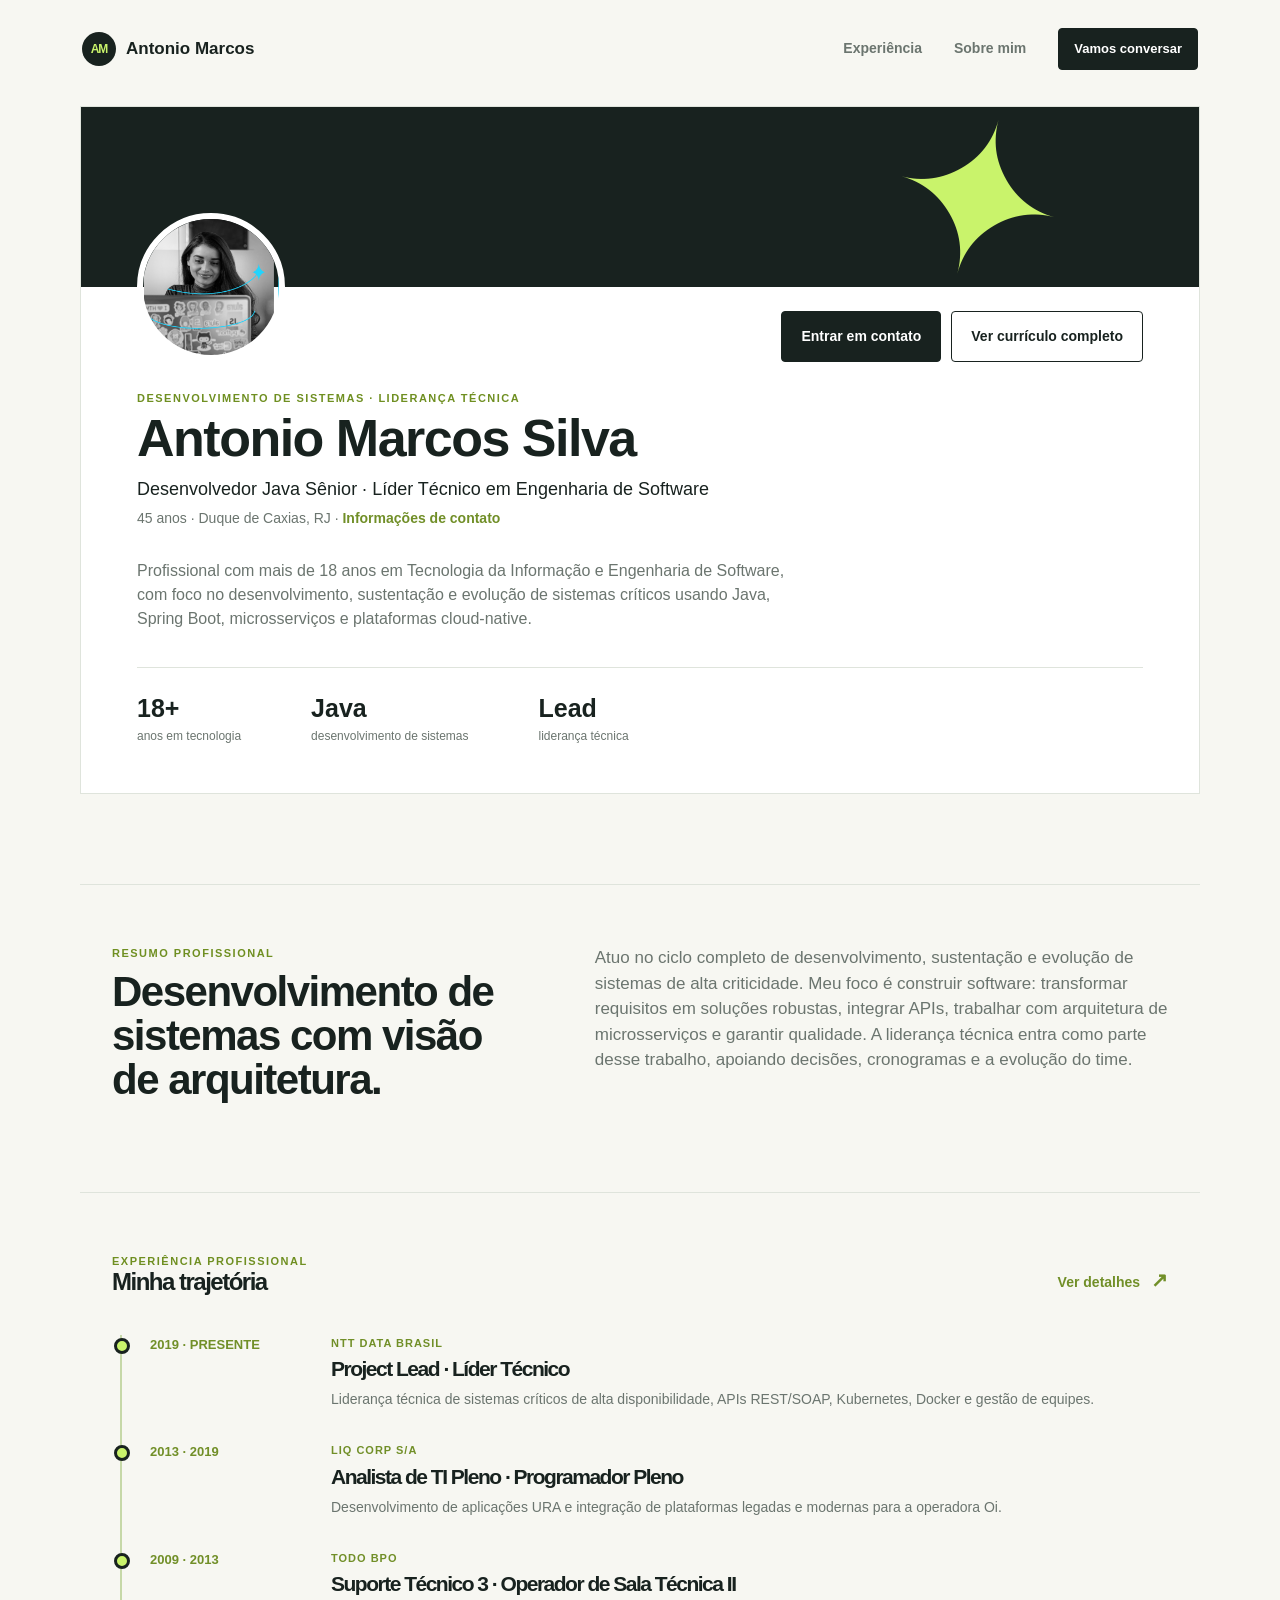
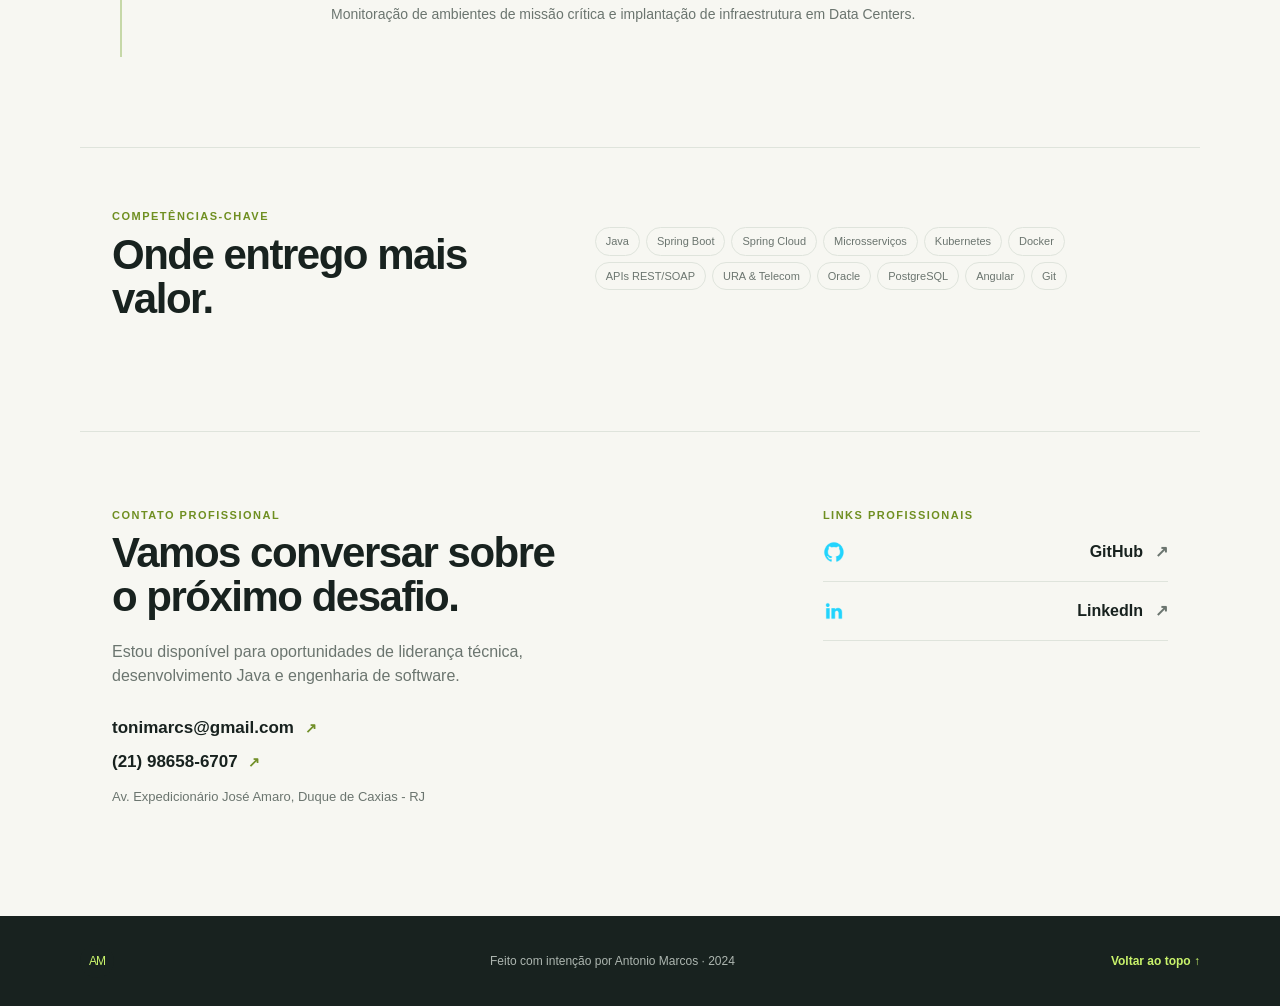
<file: index.html>
<!DOCTYPE html>
<html lang="pt-BR">
<head>
    <meta charset="UTF-8">
    <meta http-equiv="X-UA-Compatible" content="IE=edge">
    <meta name="viewport" content="width=device-width, initial-scale=1.0">
    <link rel="stylesheet" href="./styles/style.css">
    <meta name="description" content="Portfólio de Antonio Marcos Silva, desenvolvedor de sistemas Java e líder técnico.">
    <title>Antonio Marcos | Desenvolvimento de Sistemas Java</title>
</head>
<body>
    <header class="cabecalho">
        <a class="marca" href="index.html"><span>AM</span> Antonio Marcos</a>
        <nav class="cabecalho__menu" aria-label="Navegação principal">
            <a href="#experiencia" class="cabecalho__menu__link">Experiência</a>
            <a href="about.html" class="cabecalho__menu__link">Sobre mim</a>
            <a href="#contato" class="botao botao--pequeno">Vamos conversar</a>
        </nav>    
    </header>
    <main class="curriculo">
        <section class="perfil"><div class="perfil__capa"></div><div class="perfil__corpo"><img class="perfil__foto" src="assets/Imagem.png" alt="Antonio Marcos trabalhando no computador"><div class="perfil__acoes"><a class="botao" href="#contato">Entrar em contato</a><a class="botao botao--contorno" href="about.html">Ver currículo completo</a></div><p class="etiqueta">DESENVOLVIMENTO DE SISTEMAS · LIDERANÇA TÉCNICA</p><h1>Antonio Marcos Silva</h1><p class="perfil__cargo">Desenvolvedor Java Sênior · Líder Técnico em Engenharia de Software</p><p class="perfil__local">45 anos · Duque de Caxias, RJ · <a href="#contato">Informações de contato</a></p><p class="perfil__intro">Profissional com mais de 18 anos em Tecnologia da Informação e Engenharia de Software, com foco no desenvolvimento, sustentação e evolução de sistemas críticos usando Java, Spring Boot, microsserviços e plataformas cloud-native.</p><div class="perfil__numeros"><div><strong>18+</strong><span>anos em tecnologia</span></div><div><strong>Java</strong><span>desenvolvimento de sistemas</span></div><div><strong>Lead</strong><span>liderança técnica</span></div></div></div></section>
        <section class="resumo-profissional"><div><p class="sobretitulo">RESUMO PROFISSIONAL</p><h2>Desenvolvimento de sistemas com visão de arquitetura.</h2></div><p>Atuo no ciclo completo de desenvolvimento, sustentação e evolução de sistemas de alta criticidade. Meu foco é construir software: transformar requisitos em soluções robustas, integrar APIs, trabalhar com arquitetura de microsserviços e garantir qualidade. A liderança técnica entra como parte desse trabalho, apoiando decisões, cronogramas e a evolução do time.</p></section>
        <section class="curriculo__experiencia" id="experiencia"><div class="secao__cabecalho"><div><p class="sobretitulo">EXPERIÊNCIA PROFISSIONAL</p><h2>Minha trajetória</h2></div><a class="link-seta" href="about.html">Ver detalhes <span>↗</span></a></div><div class="experiencia-resumida"><article><span>2019 · presente</span><div><p>NTT DATA BRASIL</p><h3>Project Lead · Líder Técnico</h3><p>Liderança técnica de sistemas críticos de alta disponibilidade, APIs REST/SOAP, Kubernetes, Docker e gestão de equipes.</p></div></article><article><span>2013 · 2019</span><div><p>LIQ CORP S/A</p><h3>Analista de TI Pleno · Programador Pleno</h3><p>Desenvolvimento de aplicações URA e integração de plataformas legadas e modernas para a operadora Oi.</p></div></article><article><span>2009 · 2013</span><div><p>TODO BPO</p><h3>Suporte Técnico 3 · Operador de Sala Técnica II</h3><p>Monitoração de ambientes de missão crítica e implantação de infraestrutura em Data Centers.</p></div></article></div></section>
        <section class="competencias-resumidas"><div><p class="sobretitulo">COMPETÊNCIAS-CHAVE</p><h2>Onde entrego mais valor.</h2></div><div class="tags tags--grandes"><span>Java</span><span>Spring Boot</span><span>Spring Cloud</span><span>Microsserviços</span><span>Kubernetes</span><span>Docker</span><span>APIs REST/SOAP</span><span>URA & Telecom</span><span>Oracle</span><span>PostgreSQL</span><span>Angular</span><span>Git</span></div></section>
        <section class="secao secao--dupla" id="contato"><div><p class="sobretitulo">CONTATO PROFISSIONAL</p><h2>Vamos conversar sobre o próximo desafio.</h2><p class="texto-suave">Estou disponível para oportunidades de liderança técnica, desenvolvimento Java e engenharia de software.</p><div class="dados-contato"><a href="mailto:tonimarcs@gmail.com">tonimarcs@gmail.com <span>↗</span></a><a href="tel:+5521986586707">(21) 98658-6707 <span>↗</span></a><p>Av. Expedicionário José Amaro, Duque de Caxias - RJ</p></div></div><div class="conexoes"><p class="sobretitulo">LINKS PROFISSIONAIS</p><a href="https://github.com/tonimarcs" target="_blank" rel="noreferrer"><img src="assets/github.png" alt=""> GitHub <span>↗</span></a><a href="https://www.linkedin.com/in/antonio-marcos-silva-13809519" target="_blank" rel="noreferrer"><img src="assets/Linkedin.png" alt=""> LinkedIn <span>↗</span></a></div></section>
    </main>
    <footer class="rodape">
        <span>AM</span><p>Feito com intenção por Antonio Marcos · 2024</p><a href="#">Voltar ao topo ↑</a>
    </footer>
</body>
</html>
</file>
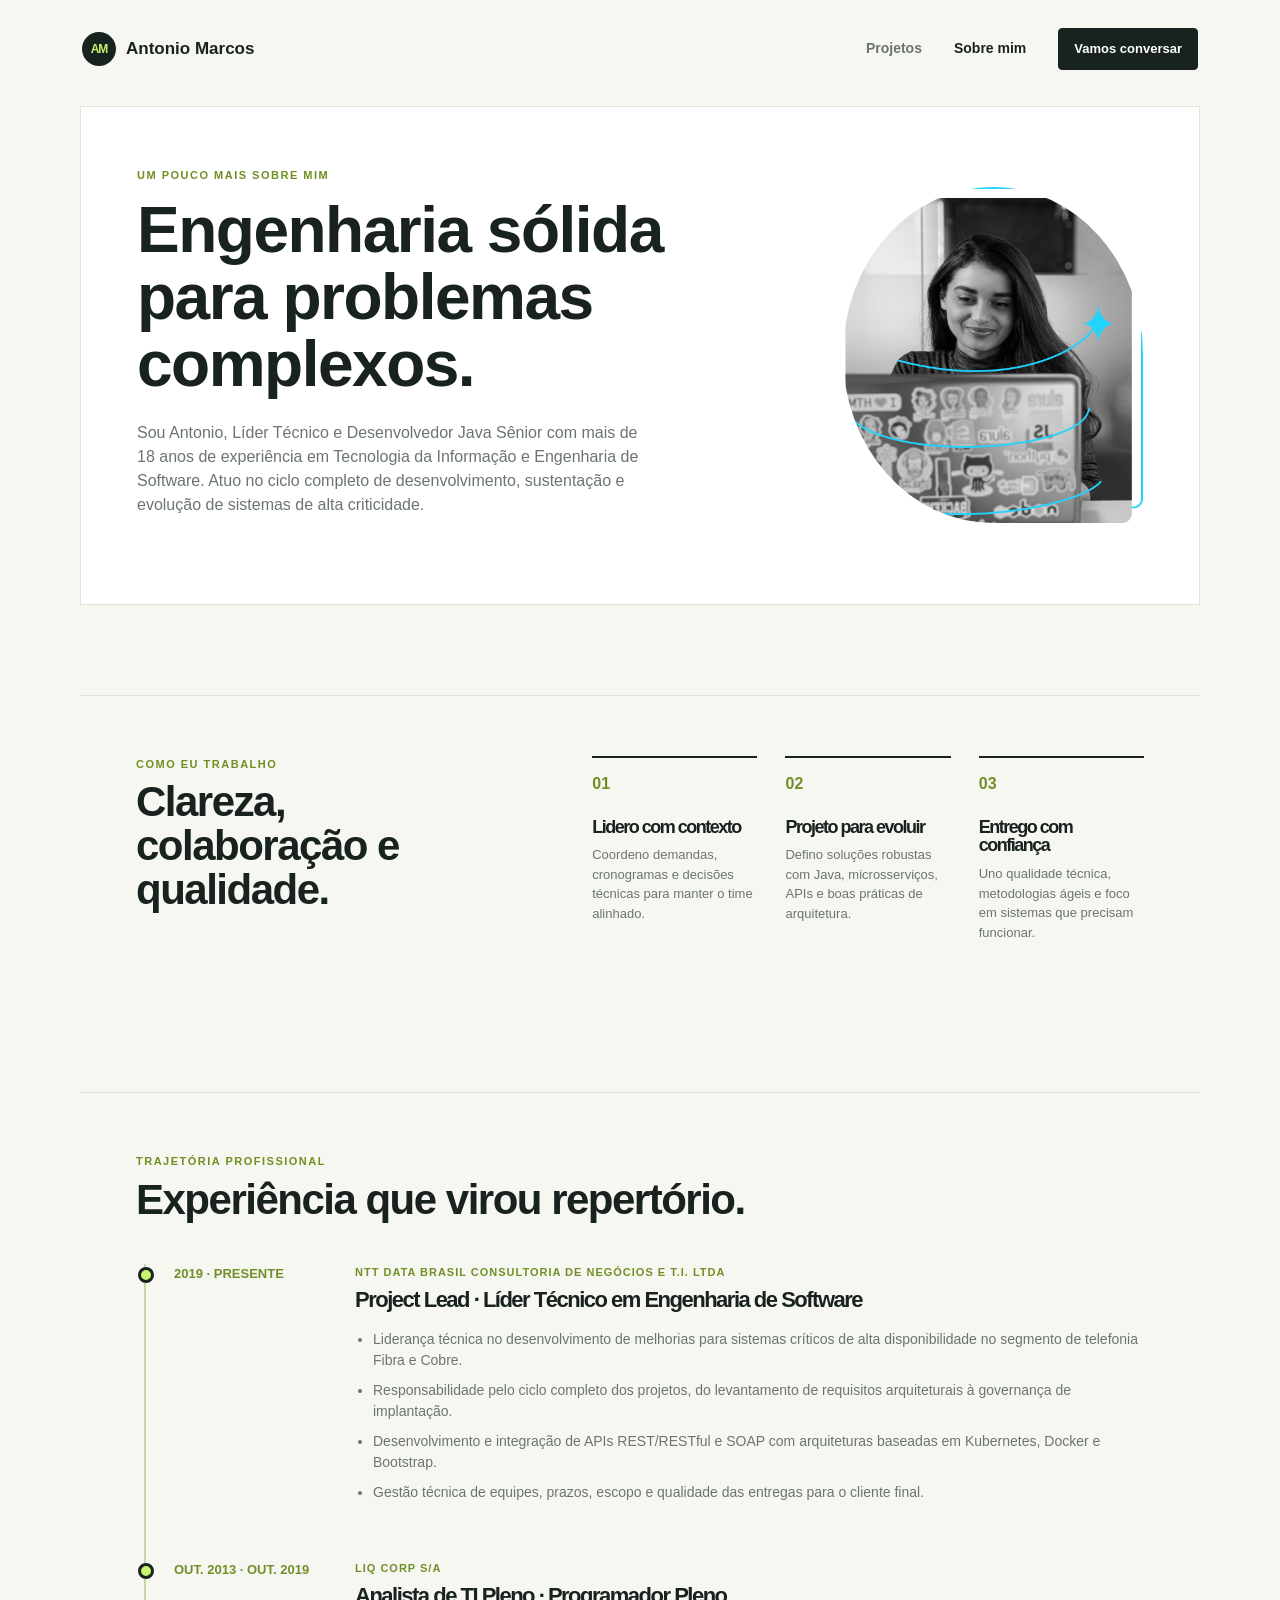
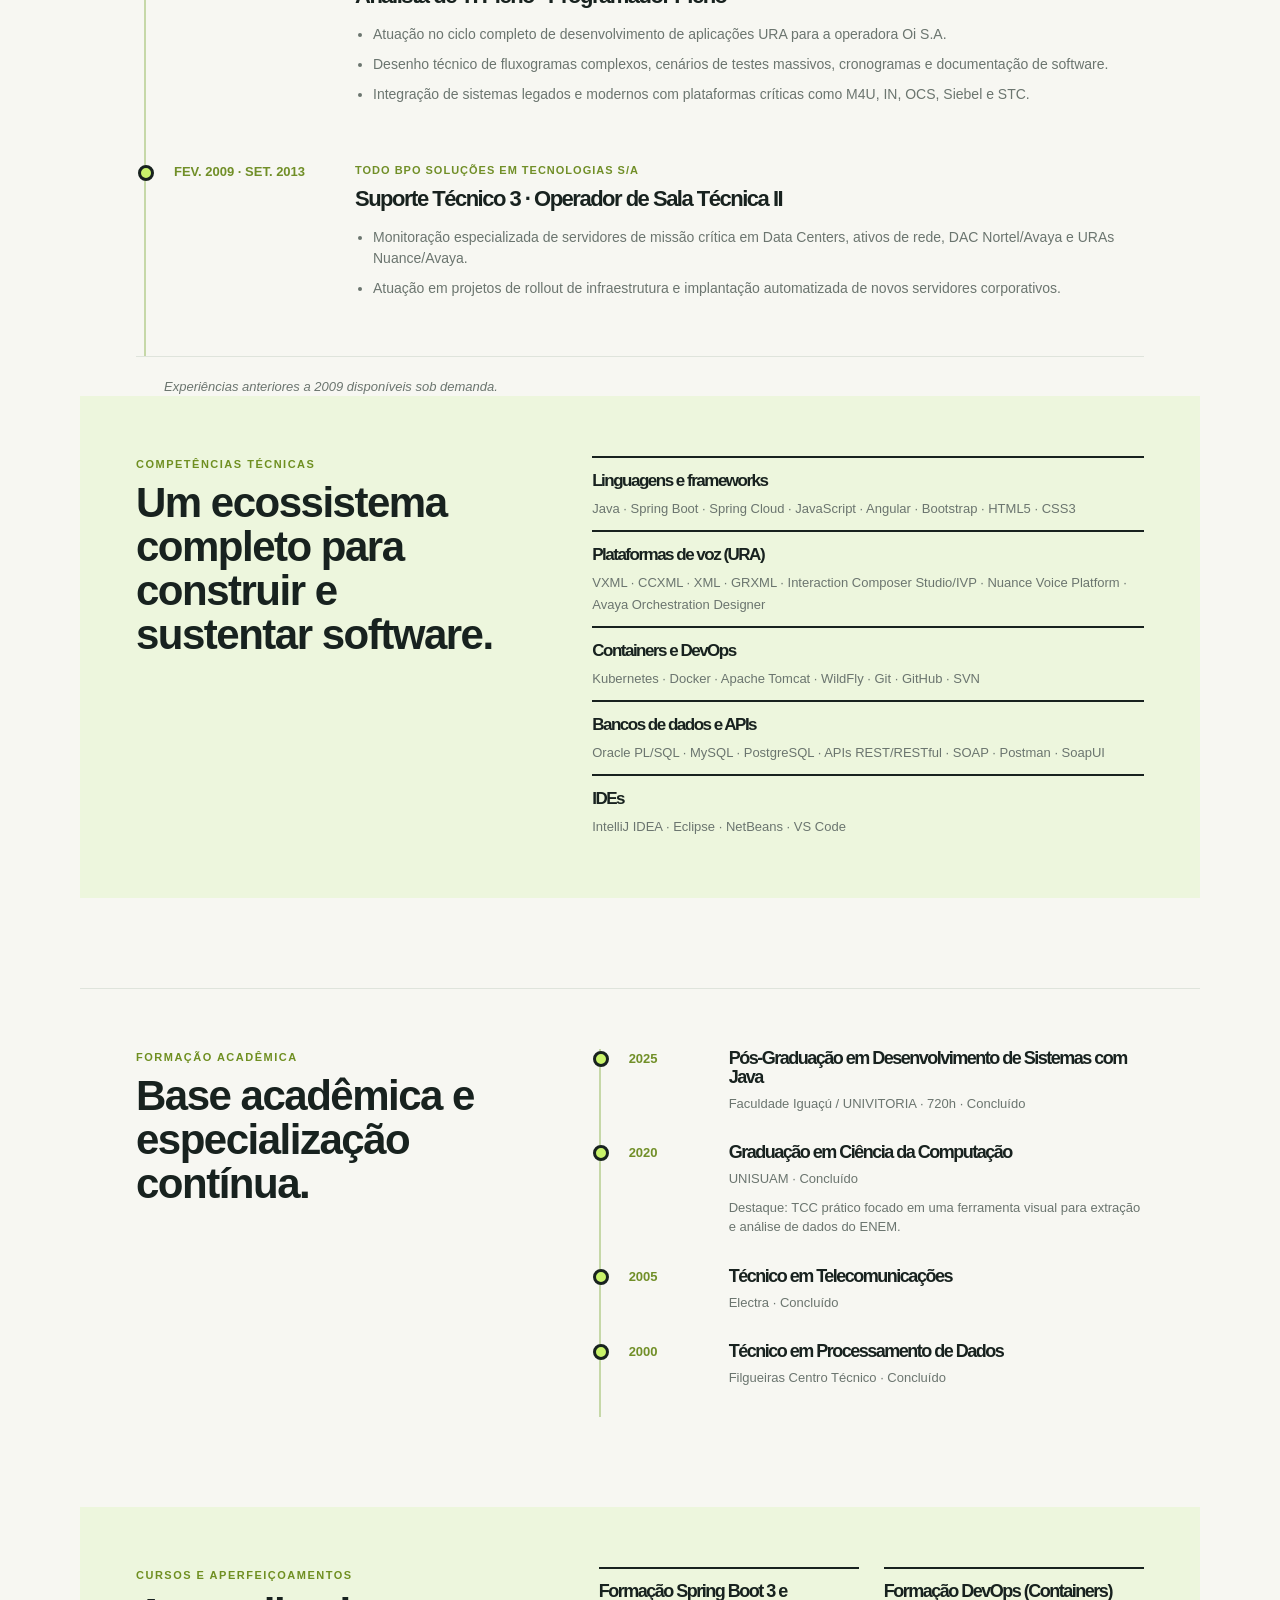
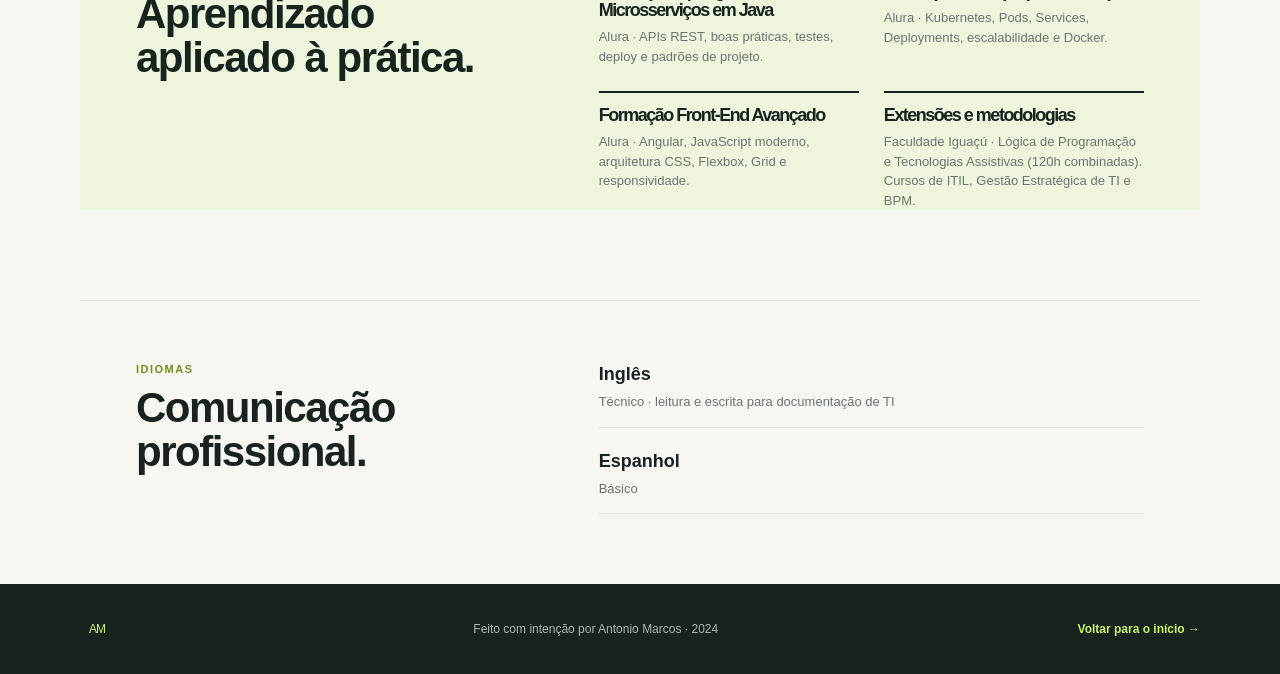
<file: about.html>
<!DOCTYPE html>
<html lang="pt-BR">
<head>
    <meta charset="UTF-8">
    <meta http-equiv="X-UA-Compatible" content="IE=edge">
    <meta name="viewport" content="width=device-width, initial-scale=1.0">
    <link rel="stylesheet" href="styles/style.css">
    <meta name="description" content="Conheça a trajetória, habilidades e forma de trabalhar de Antonio Marcos Silva.">
    <title>Sobre mim | Desenvolvimento de Sistemas Java</title>
</head>
<body>
    <header class="cabecalho">
        <a class="marca" href="index.html"><span>AM</span> Antonio Marcos</a>
        <nav class="cabecalho__menu" aria-label="Navegação principal">
            <a href="index.html#projetos" class="cabecalho__menu__link">Projetos</a>
            <a href="about.html" class="cabecalho__menu__link ativo">Sobre mim</a>
            <a href="index.html#contato" class="botao botao--pequeno">Vamos conversar</a>
        </nav>    
    </header>
    <main class="sobre"><section class="sobre__hero"><div><p class="sobretitulo">UM POUCO MAIS SOBRE MIM</p><h1>Engenharia sólida para problemas complexos.</h1><p class="texto-suave">Sou Antonio, Líder Técnico e Desenvolvedor Java Sênior com mais de 18 anos de experiência em Tecnologia da Informação e Engenharia de Software. Atuo no ciclo completo de desenvolvimento, sustentação e evolução de sistemas de alta criticidade.</p></div><img src="assets/Imagem.png" alt="Antonio Marcos trabalhando no computador"></section><section class="sobre__grid"><div><p class="sobretitulo">COMO EU TRABALHO</p><h2>Clareza, colaboração e qualidade.</h2></div><div class="principios"><div><span>01</span><h3>Lidero com contexto</h3><p>Coordeno demandas, cronogramas e decisões técnicas para manter o time alinhado.</p></div><div><span>02</span><h3>Projeto para evoluir</h3><p>Defino soluções robustas com Java, microsserviços, APIs e boas práticas de arquitetura.</p></div><div><span>03</span><h3>Entrego com confiança</h3><p>Uno qualidade técnica, metodologias ágeis e foco em sistemas que precisam funcionar.</p></div></div></section><section class="experiencia"><div class="experiencia__cabecalho"><p class="sobretitulo">TRAJETÓRIA PROFISSIONAL</p><h2>Experiência que virou repertório.</h2></div><div class="linha-do-tempo"><article class="cargo"><div class="cargo__periodo">2019 · presente</div><div class="cargo__conteudo"><p class="cargo__empresa">NTT DATA BRASIL CONSULTORIA DE NEGÓCIOS E T.I. LTDA</p><h3>Project Lead · Líder Técnico em Engenharia de Software</h3><ul><li>Liderança técnica no desenvolvimento de melhorias para sistemas críticos de alta disponibilidade no segmento de telefonia Fibra e Cobre.</li><li>Responsabilidade pelo ciclo completo dos projetos, do levantamento de requisitos arquiteturais à governança de implantação.</li><li>Desenvolvimento e integração de APIs REST/RESTful e SOAP com arquiteturas baseadas em Kubernetes, Docker e Bootstrap.</li><li>Gestão técnica de equipes, prazos, escopo e qualidade das entregas para o cliente final.</li></ul></div></article><article class="cargo"><div class="cargo__periodo">out. 2013 · out. 2019</div><div class="cargo__conteudo"><p class="cargo__empresa">LIQ CORP S/A</p><h3>Analista de TI Pleno · Programador Pleno</h3><ul><li>Atuação no ciclo completo de desenvolvimento de aplicações URA para a operadora Oi S.A.</li><li>Desenho técnico de fluxogramas complexos, cenários de testes massivos, cronogramas e documentação de software.</li><li>Integração de sistemas legados e modernos com plataformas críticas como M4U, IN, OCS, Siebel e STC.</li></ul></div></article><article class="cargo"><div class="cargo__periodo">fev. 2009 · set. 2013</div><div class="cargo__conteudo"><p class="cargo__empresa">TODO BPO SOLUÇÕES EM TECNOLOGIAS S/A</p><h3>Suporte Técnico 3 · Operador de Sala Técnica II</h3><ul><li>Monitoração especializada de servidores de missão crítica em Data Centers, ativos de rede, DAC Nortel/Avaya e URAs Nuance/Avaya.</li><li>Atuação em projetos de rollout de infraestrutura e implantação automatizada de novos servidores corporativos.</li></ul></div></article></div><p class="experiencia__nota">Experiências anteriores a 2009 disponíveis sob demanda.</p></section><section class="sobre__grid sobre__grid--habilidades"><div><p class="sobretitulo">COMPETÊNCIAS TÉCNICAS</p><h2>Um ecossistema completo para construir e sustentar software.</h2></div><div class="habilidades"><div class="habilidade-grupo"><h3>Linguagens e frameworks</h3><p>Java · Spring Boot · Spring Cloud · JavaScript · Angular · Bootstrap · HTML5 · CSS3</p></div><div class="habilidade-grupo"><h3>Plataformas de voz (URA)</h3><p>VXML · CCXML · XML · GRXML · Interaction Composer Studio/IVP · Nuance Voice Platform · Avaya Orchestration Designer</p></div><div class="habilidade-grupo"><h3>Containers e DevOps</h3><p>Kubernetes · Docker · Apache Tomcat · WildFly · Git · GitHub · SVN</p></div><div class="habilidade-grupo"><h3>Bancos de dados e APIs</h3><p>Oracle PL/SQL · MySQL · PostgreSQL · APIs REST/RESTful · SOAP · Postman · SoapUI</p></div><div class="habilidade-grupo"><h3>IDEs</h3><p>IntelliJ IDEA · Eclipse · NetBeans · VS Code</p></div></div></section>
        <section class="formacao"><div class="formacao__cabecalho"><p class="sobretitulo">FORMAÇÃO ACADÊMICA</p><h2>Base acadêmica e especialização contínua.</h2></div><div class="formacao__lista"><article><span>2025</span><div><h3>Pós-Graduação em Desenvolvimento de Sistemas com Java</h3><p>Faculdade Iguaçú / UNIVITORIA · 720h · Concluído</p></div></article><article><span>2020</span><div><h3>Graduação em Ciência da Computação</h3><p>UNISUAM · Concluído</p><p class="destaque-formacao">Destaque: TCC prático focado em uma ferramenta visual para extração e análise de dados do ENEM.</p></div></article><article><span>2005</span><div><h3>Técnico em Telecomunicações</h3><p>Electra · Concluído</p></div></article><article><span>2000</span><div><h3>Técnico em Processamento de Dados</h3><p>Filgueiras Centro Técnico · Concluído</p></div></article></div></section><section class="aperfeicoamento"><div><p class="sobretitulo">CURSOS E APERFEIÇOAMENTOS</p><h2>Aprendizado aplicado à prática.</h2></div><div class="curso-lista"><article><h3>Formação Spring Boot 3 e Microsserviços em Java</h3><p>Alura · APIs REST, boas práticas, testes, deploy e padrões de projeto.</p></article><article><h3>Formação DevOps (Containers)</h3><p>Alura · Kubernetes, Pods, Services, Deployments, escalabilidade e Docker.</p></article><article><h3>Formação Front-End Avançado</h3><p>Alura · Angular, JavaScript moderno, arquitetura CSS, Flexbox, Grid e responsividade.</p></article><article><h3>Extensões e metodologias</h3><p>Faculdade Iguaçú · Lógica de Programação e Tecnologias Assistivas (120h combinadas). Cursos de ITIL, Gestão Estratégica de TI e BPM.</p></article></div></section><section class="idiomas"><div><p class="sobretitulo">IDIOMAS</p><h2>Comunicação profissional.</h2></div><div class="idiomas__lista"><p><strong>Inglês</strong><span>Técnico · leitura e escrita para documentação de TI</span></p><p><strong>Espanhol</strong><span>Básico</span></p></div></section>
    </main>
    <footer class="rodape">
        <span>AM</span><p>Feito com intenção por Antonio Marcos · 2024</p><a href="index.html">Voltar para o início →</a>
    </footer>
</body>
</html>
</file>
<file: styles/style.css>
.formacao,.aperfeicoamento,.idiomas{border-top:1px solid var(--line);display:grid;gap:70px;grid-template-columns:.72fr 1fr;margin:90px auto 0;max-width:1120px;padding:60px 56px 0}.formacao h2,.aperfeicoamento h2,.idiomas h2{font-size:clamp(28px,4vw,42px);margin-top:8px}.formacao__lista{border-left:2px solid #c6d8a8}.formacao__lista article{display:grid;gap:30px;grid-template-columns:70px 1fr;padding:0 0 30px 28px;position:relative}.formacao__lista article:before{background:var(--lime);border:3px solid var(--ink);border-radius:50%;content:'';height:10px;left:-8px;position:absolute;top:2px;width:10px}.formacao__lista article>span{color:#718f28;font-family:var(--serif);font-size:13px;font-weight:700}.formacao__lista h3,.curso-lista h3{font-size:18px;margin-bottom:7px}.formacao__lista p,.curso-lista p,.idiomas__lista span{color:var(--muted);font-size:13px}.destaque-formacao{margin-top:9px}.aperfeicoamento{background:#edf6dd;border:0}.curso-lista{display:grid;gap:25px;grid-template-columns:1fr 1fr}.curso-lista article{border-top:2px solid var(--ink);padding-top:13px}.idiomas{padding-bottom:70px}.idiomas__lista{display:flex;flex-direction:column;gap:20px}.idiomas__lista p{border-bottom:1px solid var(--line);display:flex;flex-direction:column;padding-bottom:15px}.idiomas__lista strong{font-family:var(--serif);font-size:18px}.idiomas__lista span{margin-top:4px}@media(max-width:760px){.formacao,.aperfeicoamento,.idiomas{display:block;margin-top:55px;padding:45px 25px 0}.formacao__lista,.curso-lista,.idiomas__lista{margin-top:35px}.formacao__lista article{grid-template-columns:55px 1fr}.curso-lista{display:block}.curso-lista article{margin-bottom:25px}.idiomas{padding-bottom:55px}}
.resumo-profissional,.curriculo__experiencia,.competencias-resumidas{border-top:1px solid var(--line);display:grid;gap:70px;grid-template-columns:.72fr 1fr;margin:90px auto 0;max-width:1120px;padding:60px 32px 0}.resumo-profissional h2,.competencias-resumidas h2{font-size:clamp(28px,4vw,42px);margin-top:8px}.resumo-profissional>p{color:var(--muted);font-size:17px;max-width:650px}.curriculo__experiencia{display:block}.experiencia-resumida{border-left:2px solid #c6d8a8;margin:40px 0 0 8px}.experiencia-resumida article{display:grid;gap:36px;grid-template-columns:145px 1fr;padding:0 0 32px 28px;position:relative}.experiencia-resumida article:before{background:var(--lime);border:3px solid var(--ink);border-radius:50%;content:'';height:10px;left:-8px;position:absolute;top:3px;width:10px}.experiencia-resumida article>span{color:#718f28;font-family:var(--serif);font-size:13px;font-weight:700;text-transform:uppercase}.experiencia-resumida p:first-child{color:#718f28;font-size:11px;font-weight:700;letter-spacing:1px}.experiencia-resumida h3{font-size:21px;margin:7px 0 9px}.experiencia-resumida article div>p:last-child{color:var(--muted);font-size:14px}.competencias-resumidas{padding-bottom:0}.tags--grandes{align-content:start;gap:10px}.tags--grandes span{color:var(--ink);font-size:13px;padding:9px 14px}
@media(max-width:760px){.resumo-profissional,.curriculo__experiencia,.competencias-resumidas{display:block;margin-top:60px;padding:45px 15px 0}.resumo-profissional>p{font-size:15px;margin-top:28px}.experiencia-resumida article{display:block;padding-left:22px}.experiencia-resumida article>span{display:block;margin-bottom:12px}.competencias-resumidas .tags{margin-top:30px}}
@media(max-width:760px){.experiencia{margin-top:55px;padding:45px 25px 0}.cargo{display:block;padding-left:22px}.cargo__periodo{margin-bottom:12px}.cargo h3{font-size:19px}.experiencia__nota{padding-left:22px}}
.experiencia{border-top:1px solid var(--line);margin-top:90px;padding:60px 56px 0}.experiencia__cabecalho h2{font-size:clamp(28px,4vw,42px);margin-top:8px}.linha-do-tempo{border-left:2px solid #c6d8a8;margin:42px 0 0 8px}.cargo{display:grid;gap:36px;grid-template-columns:145px 1fr;padding:0 0 48px 28px;position:relative}.cargo:before{background:var(--lime);border:3px solid var(--ink);border-radius:50%;content:'';height:10px;left:-8px;position:absolute;top:3px;width:10px}.cargo__periodo{color:#718f28;font-family:var(--serif);font-size:13px;font-weight:700;text-transform:uppercase}.cargo__empresa{color:#718f28;font-size:11px;font-weight:700;letter-spacing:1px}.cargo h3{font-size:22px;margin:8px 0 17px}.cargo ul{color:var(--muted);font-size:14px;padding-left:18px}.cargo li{margin-bottom:9px}.experiencia__nota{border-top:1px solid var(--line);color:var(--muted);font-size:13px;font-style:italic;padding:20px 0 0 28px}
.habilidade-grupo{border-top:2px solid var(--ink);padding-top:14px;width:100%}.habilidade-grupo h3{font-size:17px;margin-bottom:8px}.habilidade-grupo p{color:var(--muted);font-size:13px;line-height:1.7;max-width:640px}
.dados-contato{display:flex;flex-direction:column;gap:9px}.dados-contato a{color:var(--ink);font-family:var(--serif);font-size:17px;font-weight:700}.dados-contato a span{color:#718f28;font-family:var(--sans);font-size:14px;margin-left:6px}.dados-contato p{color:var(--muted);font-size:13px;margin-top:3px}
@import url('https://fonts.googleapis.com/css2?family=DM+Sans:wght@400;500;600;700&family=Space+Grotesk:wght@500;600;700&display=swap');
:root{--ink:#18221f;--muted:#6b756f;--paper:#f7f7f2;--card:#fff;--line:#dfe4dc;--lime:#c9f36b;--blue:#b5ddff;--orange:#ffc784;--serif:'Space Grotesk',sans-serif;--sans:'DM Sans',sans-serif}*{box-sizing:border-box;margin:0}html{scroll-behavior:smooth}body{background:var(--paper);color:var(--ink);font-family:var(--sans);line-height:1.5}a{color:inherit;text-decoration:none}.cabecalho{align-items:center;display:flex;justify-content:space-between;margin:auto;max-width:1180px;padding:28px 32px}.marca{align-items:center;display:flex;font-family:var(--serif);font-size:17px;font-weight:700;gap:10px}.marca span,.rodape span{align-items:center;background:var(--ink);border-radius:50%;color:var(--lime);display:inline-flex;font-size:12px;height:34px;justify-content:center;letter-spacing:-1px;width:34px}.cabecalho__menu{align-items:center;display:flex;gap:32px}.cabecalho__menu__link{color:var(--muted);font-size:14px;font-weight:600}.cabecalho__menu__link:hover,.ativo{color:var(--ink)}.botao{background:var(--ink);border:1px solid var(--ink);border-radius:4px;color:#fff;display:inline-flex;font-size:14px;font-weight:700;gap:12px;padding:14px 19px;transition:transform .2s,box-shadow .2s}.botao:hover{box-shadow:4px 4px 0 var(--lime);transform:translate(-2px,-2px)}.botao--pequeno{font-size:13px;padding:10px 15px}.botao--contorno{background:transparent;color:var(--ink)}.perfil,.sobre__hero{background:var(--card);border:1px solid var(--line);margin:8px auto 0;max-width:1120px}.perfil__capa{background:var(--ink);height:180px;overflow:hidden;position:relative}.perfil__capa:after{color:var(--lime);content:'✦';font-size:210px;line-height:.7;position:absolute;right:12%;top:20px;transform:rotate(15deg)}.perfil__corpo{padding:0 56px 48px;position:relative}.perfil__foto{border:6px solid var(--card);border-radius:50%;height:148px;margin-top:-74px;object-fit:cover;position:relative;width:148px;z-index:1}.perfil__acoes{display:flex;float:right;gap:10px;margin-top:24px}.etiqueta,.sobretitulo{color:#6f8f21;font-size:11px;font-weight:700;letter-spacing:1.5px}.etiqueta{margin-top:22px}h1,h2,h3{font-family:var(--serif);letter-spacing:-1.5px;line-height:1.05}.perfil h1{font-size:clamp(32px,5vw,52px);margin-top:5px}.perfil__cargo{font-size:18px;margin-top:10px}.perfil__local{color:var(--muted);font-size:14px;margin-top:5px}.perfil__local a,.link-seta{color:#718f28;font-weight:700}.perfil__intro{color:var(--muted);font-size:16px;margin-top:30px;max-width:680px}.perfil__numeros{border-top:1px solid var(--line);display:flex;gap:70px;margin-top:36px;padding-top:22px}.perfil__numeros div{display:flex;flex-direction:column}.perfil__numeros strong{font-family:var(--serif);font-size:25px}.perfil__numeros span{color:var(--muted);font-size:12px}.secao{margin:110px auto 0;max-width:1120px;padding:0 32px}.secao__cabecalho{align-items:end;display:flex;justify-content:space-between;margin-bottom:30px}.secao h2,.sobre h2{font-size:clamp(28px,4vw,42px);margin-top:8px}.link-seta{font-size:14px}.link-seta span{font-size:20px;margin-left:7px}.projetos{display:grid;gap:18px;grid-template-columns:repeat(3,1fr)}.projeto{border:1px solid var(--line);overflow:hidden;position:relative}.projeto--verde{background:var(--lime)}.projeto--laranja{background:var(--orange)}.projeto--azul{background:var(--blue)}.projeto__numero{font-family:var(--serif);font-size:14px;font-weight:700;padding:22px;position:absolute;z-index:1}.projeto__mockup{height:205px;margin:0;padding:42px 35px 0;position:relative}.mockup--dashboard{background:#e7f7c3}.mockup--loja{background:#ffe6c3}.mockup--perfil{background:#dff0ff}.mockup__barra{background:#fff;height:12px;left:35px;position:absolute;top:42px;width:68%}.mockup__linha{background:#8da653;height:7px;left:35px;position:absolute;top:80px;width:45%}.mockup__cards{display:flex;gap:10px;left:35px;position:absolute;top:120px}.mockup__cards i{background:#fff;display:block;height:46px;width:65px}.mockup__produto{background:#ee9959;border-radius:50%;height:115px;margin:28px auto 0;width:115px}.mockup__botao{background:var(--ink);height:12px;margin:18px auto;width:90px}.mockup__avatar{background:var(--ink);border-radius:50%;height:65px;margin:3px 0 20px;width:65px}.mockup__texto{background:var(--ink);height:10px;width:75%}.mockup__texto--curto{margin-top:12px;width:45%}.projeto__conteudo{background:var(--card);padding:25px 28px 28px}.projeto__tipo{color:var(--muted);font-size:11px;font-weight:700;letter-spacing:1px;text-transform:uppercase}.projeto h3{font-size:23px;margin:8px 0}.projeto__conteudo>p:not(.projeto__tipo){color:var(--muted);font-size:14px}.tags{display:flex;flex-wrap:wrap;gap:6px;margin-top:19px}.tags span,.habilidades span{border:1px solid var(--line);border-radius:30px;color:var(--muted);font-size:11px;padding:5px 10px}.secao--dupla{border-top:1px solid var(--line);display:grid;gap:70px;grid-template-columns:1.3fr .7fr;padding-bottom:110px;padding-top:75px}.secao--dupla h2{max-width:450px}.texto-suave{color:var(--muted);margin:20px 0 27px;max-width:510px}.conexoes a{align-items:center;border-bottom:1px solid var(--line);display:flex;font-weight:700;gap:12px;justify-content:space-between;padding:17px 0}.conexoes a img{height:22px;margin-right:auto;width:22px}.conexoes a span{color:var(--muted)}.rodape{align-items:center;background:var(--ink);color:#fff;display:flex;font-size:12px;justify-content:space-between;padding:28px max(32px,calc((100% - 1120px)/2))}.rodape p{color:#adb6b0}.rodape a{color:var(--lime);font-weight:700}.sobre{margin:8px auto 0;max-width:1120px}.sobre__hero{align-items:center;display:grid;gap:70px;grid-template-columns:1fr .7fr;padding:60px 56px}.sobre__hero h1{font-size:clamp(38px,5vw,65px);margin:14px 0 22px}.sobre__hero img{border-radius:50% 50% 4px 50%;justify-self:end;max-width:300px;width:100%}.sobre__grid{border-top:1px solid var(--line);display:grid;gap:70px;grid-template-columns:.7fr 1fr;margin-top:90px;padding:60px 56px}.principios{display:grid;gap:28px;grid-template-columns:repeat(3,1fr)}.principios div{border-top:2px solid var(--ink);padding-top:14px}.principios span{color:#718f28;font-family:var(--serif);font-weight:700}.principios h3{font-size:18px;margin:22px 0 9px}.principios p{color:var(--muted);font-size:13px}.sobre__grid--habilidades{background:#edf6dd;border:0;margin-top:0}.habilidades{align-content:start;display:flex;flex-wrap:wrap;gap:10px}.habilidades span{background:var(--card);border-color:#c6d8a8;color:var(--ink);font-size:14px;padding:10px 15px}@media(max-width:760px){.cabecalho{align-items:flex-start;padding:20px}.cabecalho__menu{gap:15px}.cabecalho__menu__link{display:none}.botao--pequeno{font-size:11px;padding:9px}.perfil{margin:0 15px}.perfil__capa{height:120px}.perfil__corpo{padding:0 22px 30px}.perfil__foto{height:110px;margin-top:-55px;width:110px}.perfil__acoes{float:none;margin-top:18px}.perfil h1{font-size:34px}.perfil__numeros{gap:20px;justify-content:space-between}.perfil__numeros strong{font-size:20px}.perfil__numeros span{font-size:10px}.secao{margin-top:70px;padding:0 15px}.secao__cabecalho{align-items:start;gap:20px}.projetos{grid-template-columns:1fr}.secao--dupla{display:block;padding-bottom:70px;padding-top:50px}.conexoes{margin-top:50px}.rodape{align-items:start;flex-direction:column;gap:15px;padding:25px 20px}.sobre{margin:0 15px}.sobre__hero{display:flex;flex-direction:column;gap:35px;padding:38px 25px}.sobre__hero img{align-self:center;max-width:230px}.sobre__grid{display:block;margin-top:55px;padding:45px 25px}.principios{margin-top:38px}.sobre__grid--habilidades{margin-top:0}}
</file>
